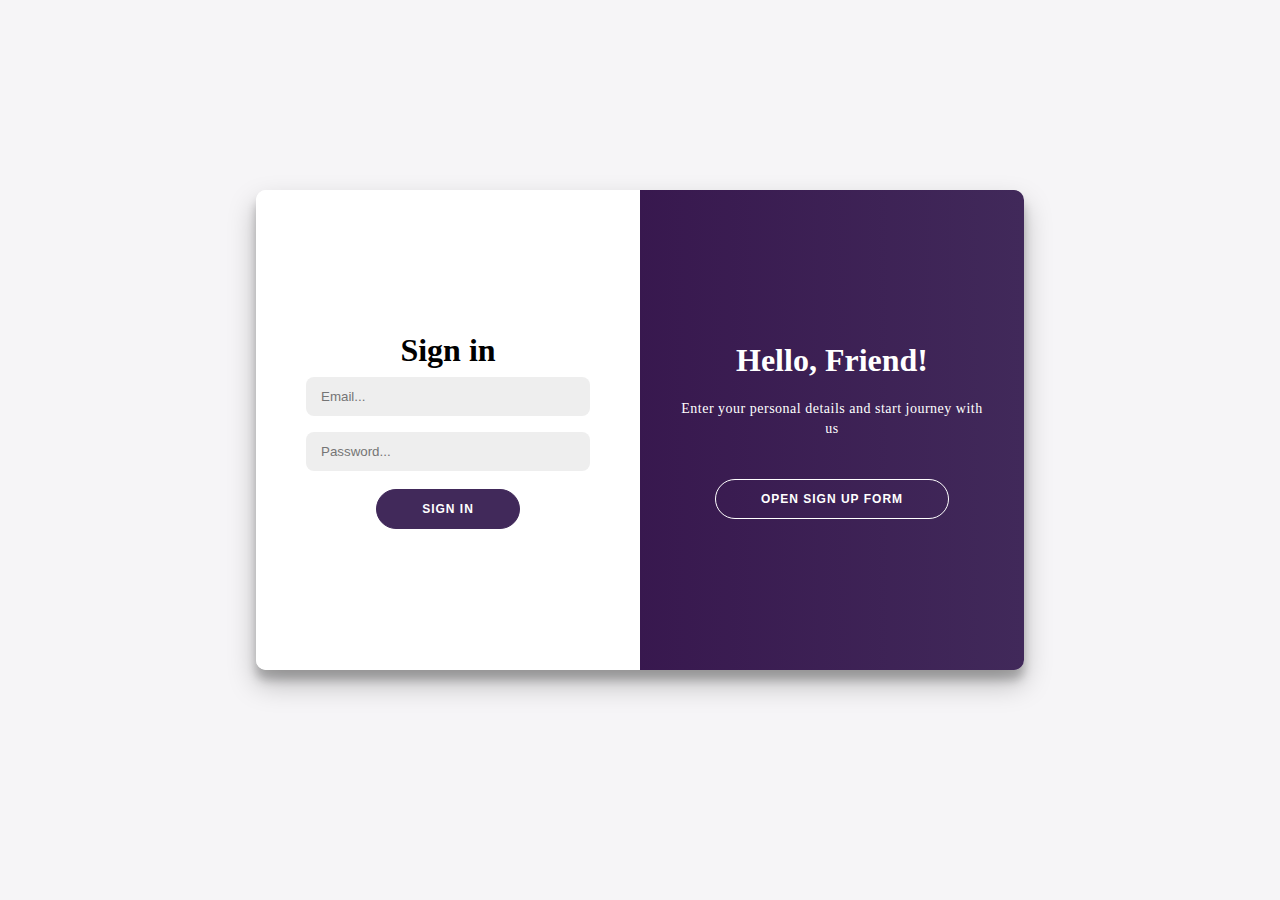
<file: finaluri/index.html>
<!DOCTYPE html>
<html lang="en">
<head>
  <meta charset="UTF-8">
  <meta name="viewport" content="width=device-width, initial-scale=1.0">
  <title>Finaluri</title>

  <head>
    <link rel="stylesheet" href="./index.css">
    <link href="https://fonts.googleapis.com/css?family=Roboto+Slab&display=swap" rel="stylesheet">
  </head>

  <body>
    <div class="container" id="js-container">
        <div class="form-container sign-up-container" tabindex="-1">
          <form class="form js-createAccountForm" id="signUp">
              <h1 class="form-title">Create Account</h1>
              <input class="form-input" type="text" placeholder="Name..." required />
              <input class="form-input" type="email" placeholder="Email..." required/>
              <input 
                class="form-input" 
                type="password" 
                pattern="(?=.*\d)(?=.*[a-z])(?=.*[A-Z]).{8,}" 
                title="Must contain at least one number and one uppercase and lowercase letter, and at least 8 or more characters" 
                placeholder="Password..."
                autocomplete="on" 
                required
              />

              <button 
                type="submit" 
                class="form-button js-signUp" 
                onclick="signUp()"
              >
              Sign Up
              </button>
          </form>
        </div> 

        <div class="form-container sign-in-container" tabindex="-1">
            <form class="form js-signInForm" id="signIn">
                <h1 class="form-title">Sign in</h1>
                <input 
                  class="form-input signInEmail" 
                  type="email" 
                  placeholder="Email..." 
                  required
                />
                <input 
                  class="form-input signInPass" 
                  type="password" 
                  placeholder="Password..." 
                  autocomplete="on" 
                  required
                />
                <span class="errorMessage">Email or Password is incorrect</span>
                <button 
                  type="button" 
                  class="form-button js-signIn" 
                  onclick="signIn()"
                >
                Sign In
                </button>
            </form>
        </div>

        <div class="overlay-container">
            <div class="overlay">
                <div class="overlay-panel overlay-left" tabindex="-1">
                    <h1 class="form-title">Welcome Back!</h1>
                    <p class="form-details">
                      To keep connected with us please login with your personal info
                    </p>
                    <button 
                      type="button" 
                      class="form-button switch-panel" 
                      id="js-openSignIn"
                      >
                      Open Sign In Form
                  </button>
                </div>
                <div class="overlay-panel overlay-right" tabindex="-1">
                    <h1 class="form-title">Hello, Friend!</h1>
                    <p class="form-details">Enter your personal details and start journey with us</p>
                    <button 
                      type="button" 
                      class="form-button switch-panel" 
                      id="js-openSignUp"
                      >
                      Open Sign Up Form
                    </button>
                </div>
            </div>
        </div> 
    </div> 
    <script src="./index.js"></script>
  </body>

</html>
</file>
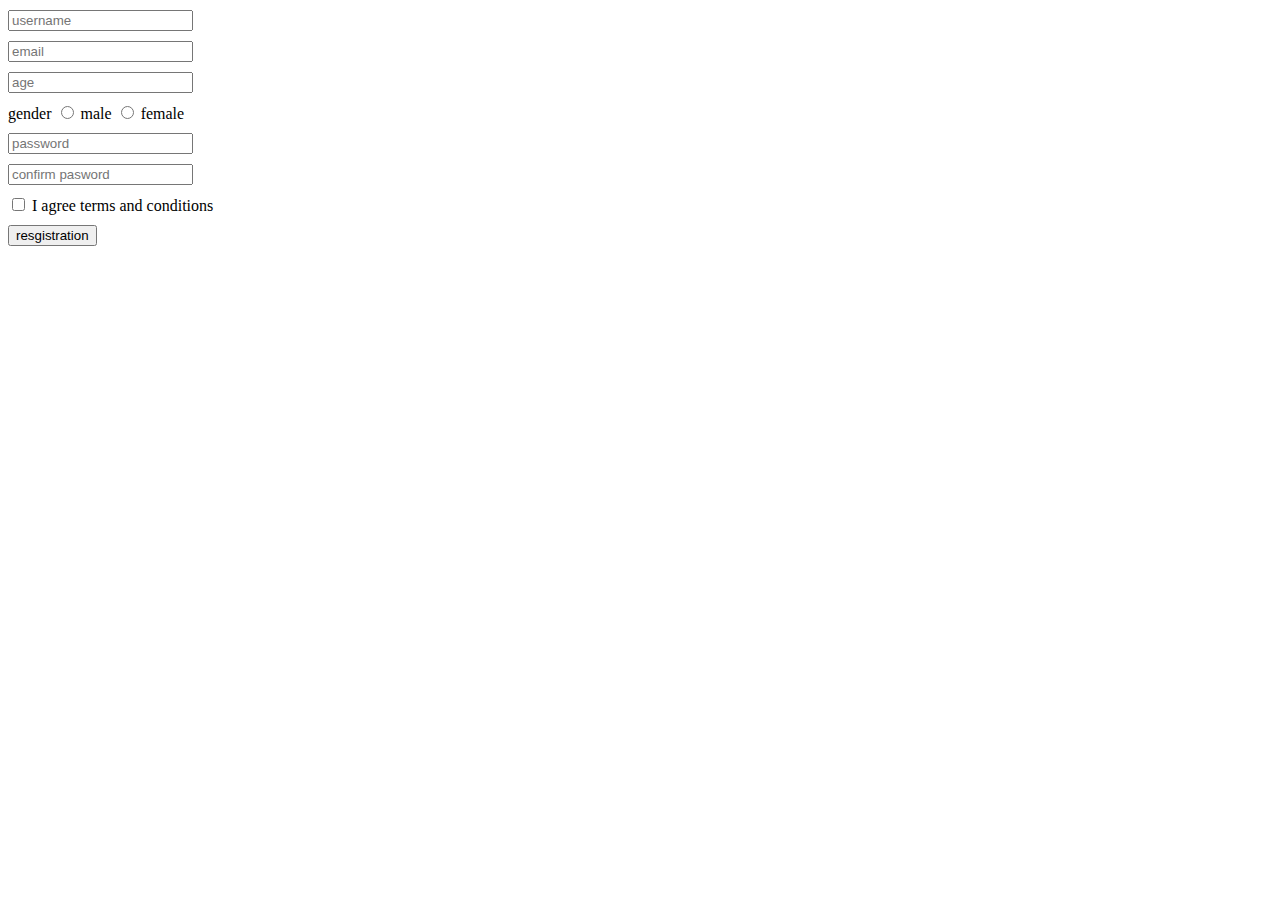
<file: lesson15-1/index.html>
<!DOCTYPE html>
<html lang="en">
<head>
    <meta charset="UTF-8">
    <meta name="viewport" content="width=device-width, initial-scale=1.0">
    <title>Document</title>
    <style>
        div {
            margin: 10px 0;
        }
    </style>
</head>
<body>
    <form id="registration" action="resgistration.php" method="POST">
        <div>
            <input type="text" name="username" placeholder="username">
            <div id="error_username" class="error"></div>
        </div>
        <div>
            <input type="email" name="email" placeholder="email">
             <div id="error_email" class="error"></div>
        </div>
        <div>
            <input type="number" name="age" placeholder="age" max="30">
        </div>
        <div>
            gender
             <label for="">
                 <input type="radio" name="gender" value="male">
                 male
             </label>
             <label for="">
                <input type="radio" name="gender" value="female">
                female
            </label>
        </div>
        <div>
            <input type="password" name="password" placeholder="password">
            <div id="error_password" class="error"></div>
        </div>
        <div>
            <input type="password" name="password2" placeholder="confirm pasword">
            <div id="error_password2" class="error"></div>
        </div>
        <div>
            <label for="">
                <input type="checkbox" name="agree">
                I agree terms and conditions
                <div id="error_agree" class="error"></div>
            </label>
        </div>
        <div>
            <button type="submit">resgistration</button>
        </div>
    </form>

    <script>
        let formSubmit = document.getElementById('registration');
        formSubmit.addEventListener('submit',function (e) {

            //  e.preventDefault();
            let form  = e.target;
            let errors = {};

            let username  =  form.querySelector('[name = "username"]').value;
            if(username.length < 5){
                errors.username = "Min 5 letters"
            }

            let email  =  form.querySelector('[name = "email"]').value;
            if(/^(([^<>()\[\]\\.,;:\s@"]+(\.[^<>()\[\]\\.,;:\s@"]+)*)|(".+"))@((\[[0-9]{1,3}\.[0-9]{1,3}\.[0-9]{1,3}\.[0-9]{1,3}])|(([a-zA-Z\-0-9]+\.)+[a-zA-Z]{2,}))$/.test(email)){
                errors.email = "Invalid Email"
            }

            let password  =  form.querySelector('[name = "password"]').value;
            let password2  =  form.querySelector('[name = "password2"]').value;

            if(password.length < 5) {
                errors.password = "Min 5 letters"
            }

            if(password != password2){
                errors.password = "password does not match"
            }


            let agree  =  form.querySelector('[name = "agree"]').checked;
            if(!agree){
                errors.agree = "You must agree terms and condition"
            }

            form.querySelectorAll('.error').forEach(item => {
                item.textContent = '';
            });


            for(let name in errors ){
                let errorText = document.getElementById('error_' + name);
                if(errorText){
                    errorText.textContent = errors [name];
                }
                form.querySelector('[name= "' + name + '"]').classList.add('error');
            }

            form.submit();


            console.log(errors)
        })
    </script>
</body>
</html>
</file>
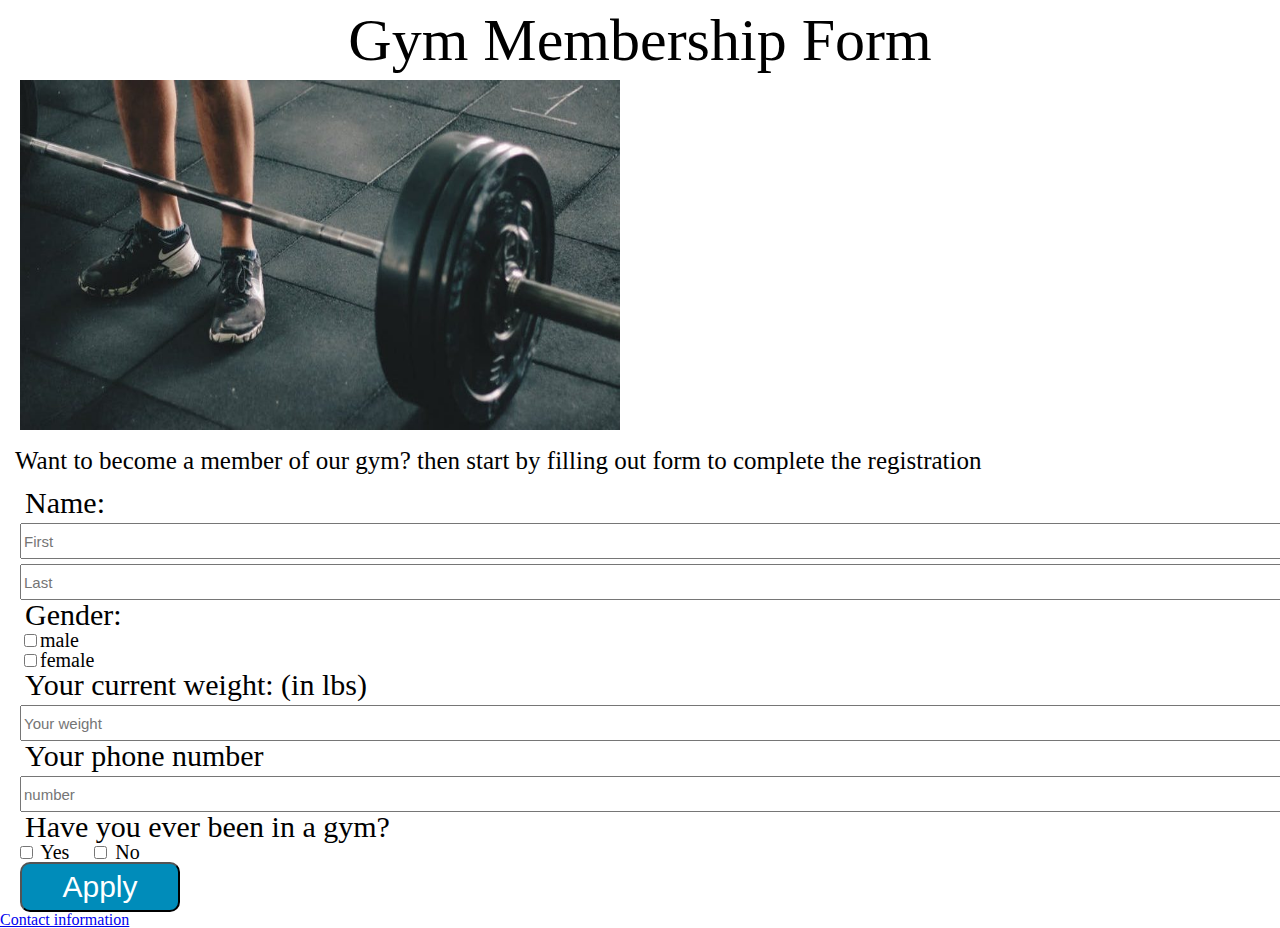
<file: work#1/index.html>
<!---
	ცოტა რაღაცეები შევცვალე, მაგრამ რაც მოთხოვნილი იყო ყველაფერი შევასრულე. იმედია ამაზე ქულები არ დამაკლდება დდ
--->
<!DOCTYPE html>
<html>
  <head>
    <link rel="stylesheet" href="css/reset.css" />
    <link rel="stylesheet" href="css/styling.css" />
  </head>
  <body style="overflow-y: scroll">
    <h1 class="title">Gym Membership Form</h1>
    <img class="image" src="./assets/image04.jpeg" />
    <p class="text">
      Want to become a member of our gym? then start by filling out form to
      complete the registration
    </p>
    <p class="Name">Name:</p>

    <input class="textInput" placeholder="First" type="text" />
    <input class="textInput" placeholder="Last" type="text" />
    <p class="Name">Gender:</p>
    <div class="div">
      <label class="checkbox">
        <input type="checkbox" class="chechbox" />male
      </label>
    </div>
    <div class="div">
      <label class="checkbox">
        <input type="checkbox" class="checkbox" />female
      </label>
    </div>
    <p class="Name">Your current weight: (in lbs)</p>
    <input class="textInput" placeholder="Your weight" type="text" />
    <p class="Name">Your phone number</p>
    <input class="textInput" placeholder="number" type="text" />
    <p class="Name">Have you ever been in a gym?</p>

    <label class="checkbox">
      <input type="checkbox" class="GymCheckbox" /> Yes
    </label>

    <label class="checkbox">
      <input type="checkbox" class="GymCheckbox" /> No
    </label>
    <div>
      <button class="button">
        <p class="buttonText">Apply</p>
      </button>
    </div>
    <li><a href="contact.html">Contact information</a></li>
  </body>
</html>
</file>
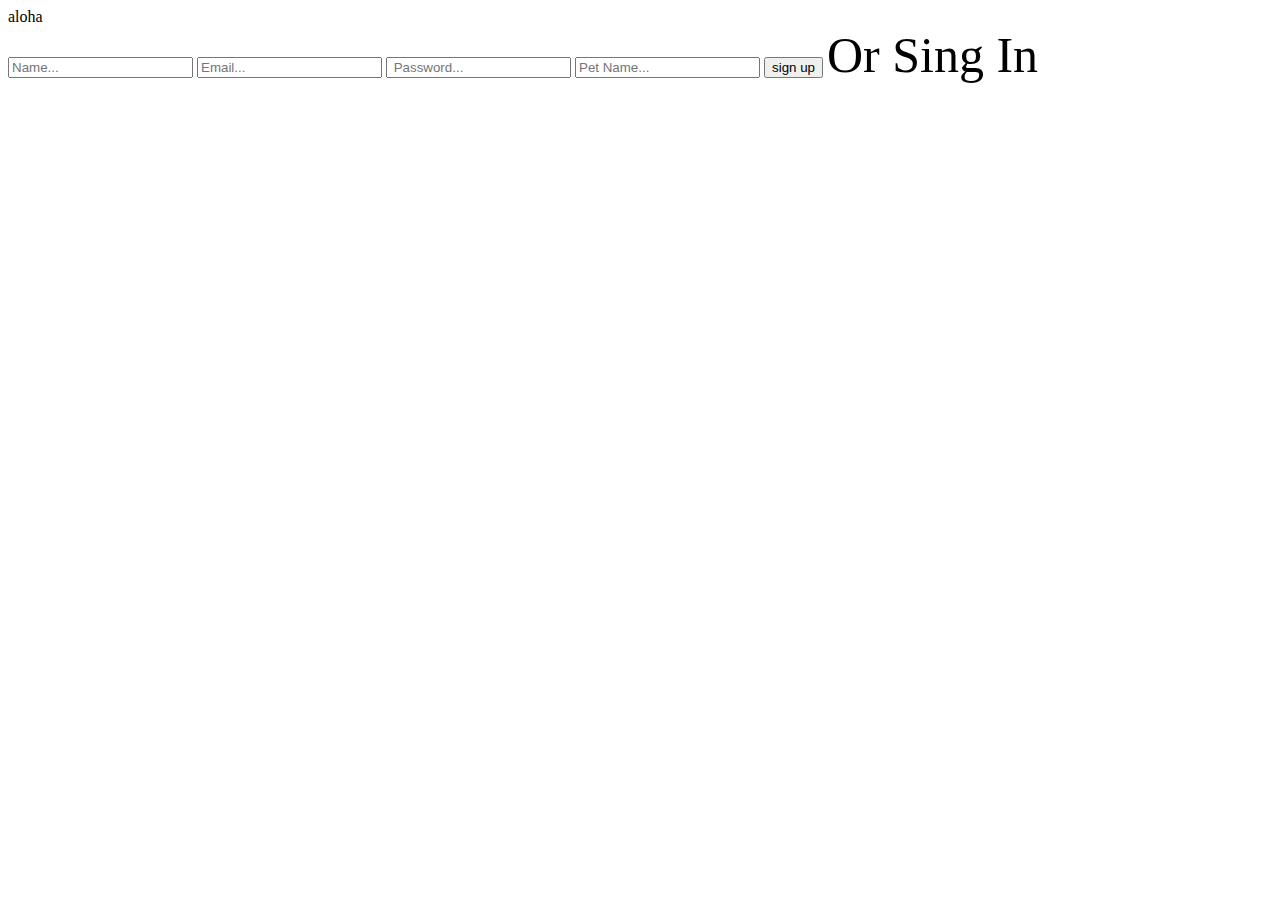
<file: ehh/request.html>
<!doctype html>

<html lang="en">
<head>
<title>this is a title</title>
</head>

<body>
 <div id="js-container">
     <a >aloha </a>
     <form class="form js-createAccountForm" id="signUp"> 
     <input id='Name'  type="text" placeholder="Name..." required />
     <input id='Email' type="email" placeholder="Email..." required/>
     <input id='Password'  type="Password" placeholder=" Password..." required/>
     <input id='Pet'  type="Pet" placeholder="Pet Name..." required/>
     <Button      
      type="submit" 
     class="form-button js-signUp" 
     onclick="signUp()">sign up</Button>
     <a style="font-size:50px">Or Sing In</a>
 </div>
 <script src="./upload.js"></script>
</body>
</html>
</file>
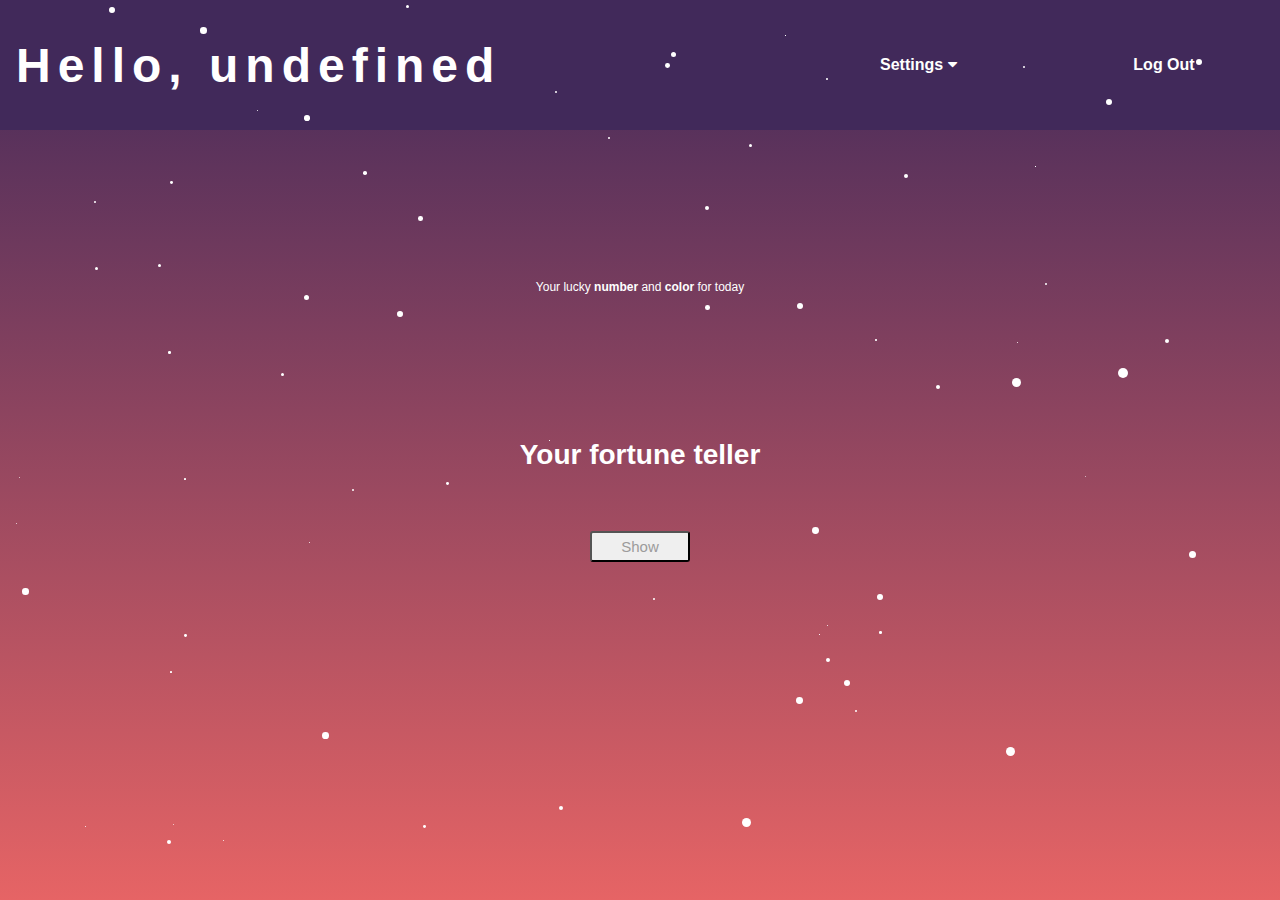
<file: finaluri/main.html>
<!DOCTYPE html>
<html lang="en">
<head>
  <meta charset="UTF-8">
  <meta name="viewport" content="width=device-width, initial-scale=1.0">
  <link rel="stylesheet" href="https://cdnjs.cloudflare.com/ajax/libs/font-awesome/4.7.0/css/font-awesome.min.css">
  <link rel="stylesheet" href="./main.css">
  <link rel="stylesheet" href="./lucky.css">
  <title>Document</title>
</head>
<body>
  <header id="header">
    <div class="welcome" id="welcome"></div>
    <nav id="nav">
      <ul>
        <li>
          <div class="dropdown">
            <p>
              <span>Settings</span>
              <span>
                <i class="fa fa-caret-down"></i>
              </span>
            </p>
            <div class="dropdown-content">
              <a href="#" onclick="deactivate()">Deactivate Account</a>
            </div>
          </div>
        </li>
        <li class="dropBtn" onclick="logOut()">
          Log Out
        </li>
      </ul>
    </nav>
  </header>

  <section>
    <div class="container" id="box">
      <h3>Your fortune teller</h3>
      <div><button id="resultBtn" onclick="showMyLuck()">Show</button></div>
      <p id="content"></p>
      <p id="text">Your lucky <strong>number</strong> and <strong>color</strong> for today</p>
      <p><div id="luckySign"></div></p>
    </div>
  </section>


  <script>
    const user = localStorage.user
    document.getElementById('welcome').innerHTML=`Hello, ${user}`

    const logOut = () => {
      window.location.replace('./index.html')
    }

    const deactivate = () => {
      window.location.replace('./index.html')
      localStorage.clear()
    }


    // Lucky Content

    window.addEventListener('load', () => {
      let box = document.getElementById('box');

      for(i=0; i < 8; i++) {
          let size = (Math.random()*10).toFixed(2);
          let left = Math.floor((Math.random()*1200));
          let top = Math.floor((Math.random()*850));

          let stars = document.createElement('div');
          stars.setAttribute('class','stars');
          stars.setAttribute('style',`width:${size}px; height:${size}px; left:${left}px; top:${top}px;`);
          box.appendChild(stars);
      }

      for(i=0; i < 10; i++) {
          let size = (Math.random()*10).toFixed(2);
          let left = Math.floor((Math.random()*1200));
          let top = Math.floor((Math.random()*850));

          let stars = document.createElement('div');
          stars.setAttribute('class','stars1');
          stars.setAttribute('style',`width:${size}px; height:${size}px; left:${left}px; top:${top}px;`);
          box.appendChild(stars);
      }

      for(i=0; i < 50; i++) {
          let size = (Math.random()*7).toFixed(2);
          let left = Math.floor((Math.random()*1200));
          let top = Math.floor((Math.random()*850));

          let stars = document.createElement('div');
          stars.setAttribute('class','stars2');
          stars.setAttribute('style',`width:${size}px; height:${size}px; left:${left}px; top:${top}px;`);
          box.appendChild(stars);
      }
  });


  let fortunesList = null;

  let fortunes = new XMLHttpRequest;
  let dbURL = "https://my-json-server.typicode.com/taekimlux/fortune_cookies/db";
  fortunes.open('GET', dbURL);
  fortunes.send();
  fortunes.addEventListener("readystatechange", function() {
      if(this.readyState === 4) {
          fortunesList = JSON.parse(fortunes.responseText);
          console.log(fortunesList, 'fortunesList')
      }
  });

  const showMyLuck = () => {
      let luckyContent = document.getElementById('content');
      let luckyColor = document.getElementById('luckySign');

      let selectContentNr = Math.floor(Math.random()*100);
      let selectColorNr = Math.floor(Math.random()*50);
      let selectNumberNr = Math.floor(Math.random()*10);

      if(fortunesList!=null) {
          luckyContent.innerHTML = fortunesList.content[selectContentNr];
          luckyColor.innerHTML = fortunesList.number[selectNumberNr];
          luckyColor.style.background = `radial-gradient(circle, white,${fortunesList.color[selectColorNr]}`;
      }

      // css animation event
      luckyContent.setAttribute('class','animated');
      setTimeout(function(){
          luckyContent.classList.remove('animated');
      }, 1000);

  }

  </script>
</body>
</html>
</file>
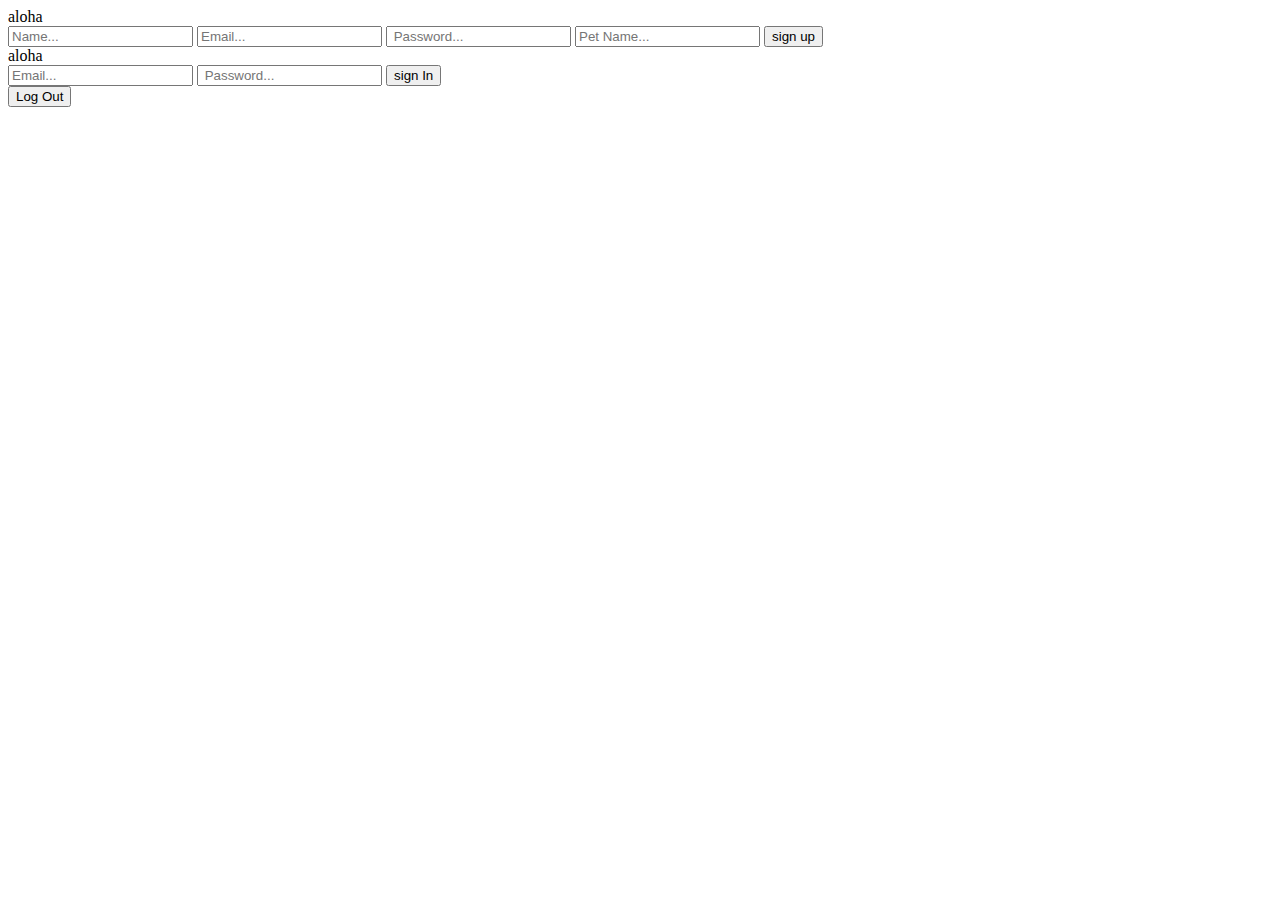
<file: request/request.html>
<!doctype html>

<html lang="en">
<head>
<title>this is a title</title>
</head>

<body>  

 <div id="js-container">
    <div class="form-container sign-up-container" tabindex="-1">
     <a >aloha </a>
     <form class="form js-createAccountForm" id="signUp"> 
     <input id='Name'  type="text" placeholder="Name..."  />
     <input id='Email' type="email" placeholder="Email..." />
     <input id='Password'  type="Password" placeholder=" Password..." />
     <input id='Pet'  type="Pet" placeholder="Pet Name..." />
     <Button      
      type="submit" 
      class="form-button js-signUp" 
     onclick="signUp()">sign up</Button>

     </form>
     </div>
 </div>
 <div id="js-container">
    <div class="form-container sign-up-container" tabindex="-1">
     <a >aloha </a>
     <form class="form js-createAccountForm" id="signUp"> 

     <input id='EmailSignIn' type="email" placeholder="Email..." required/>
     <input id='PasswordSignIn'  type="Password" placeholder=" Password..." required/>

     <Button      
      type="submit" 
      class="form-button js-signUp" 
     onclick="signIn()">sign In</Button>

    </a>
     </form>

     </div>

 </div>
 <a>
     <button onclick="signOut()">Log Out</button>
 </a>
 <script src="./upload.js"></script>
</body>
</html>
</file>
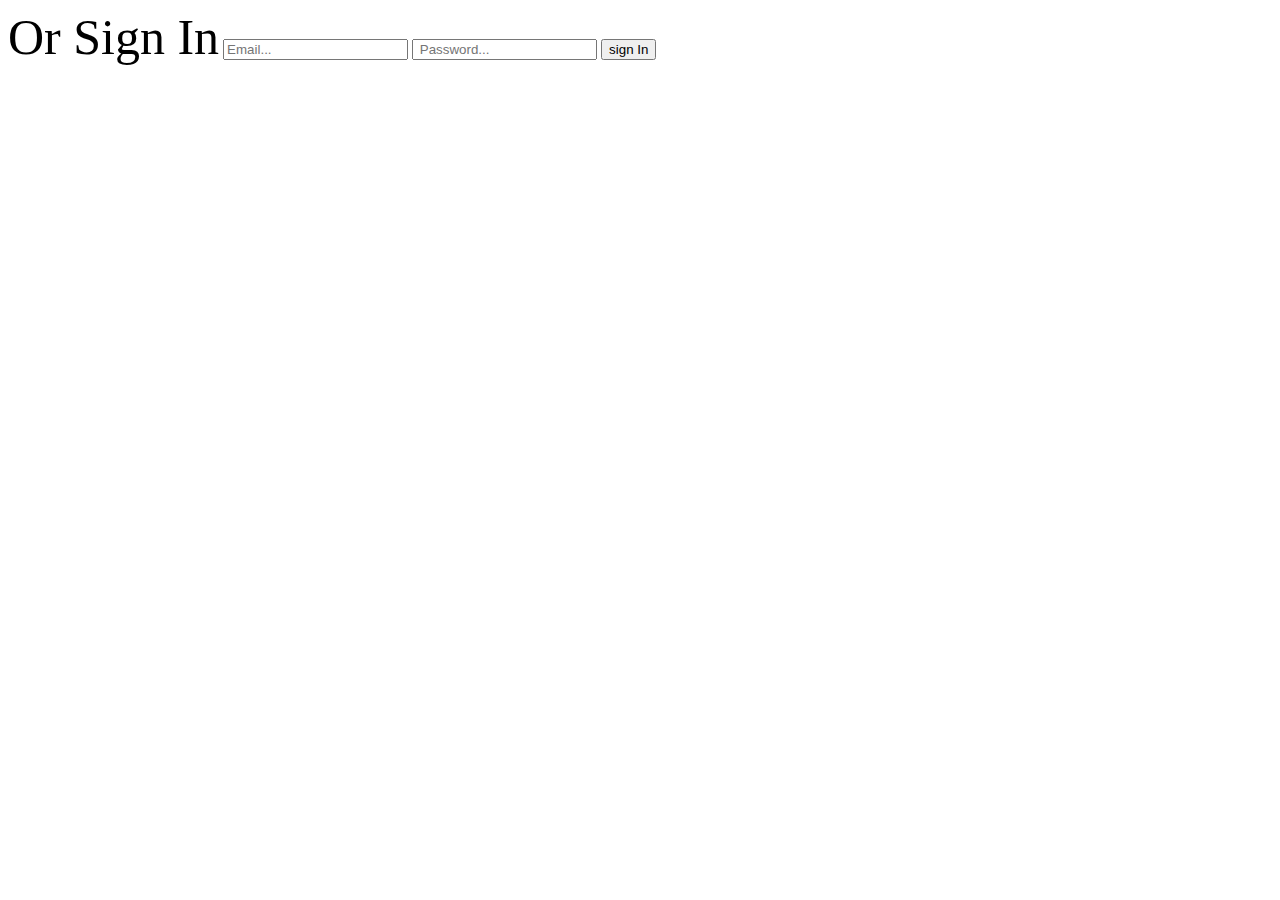
<file: request/sign.html>
<!doctype html>

<html lang="en">  
<head>
<title>this is a title</title>
</head>

<body>
    <div>
        <form class="form js-createAccountForm" id="signIn">
     <a style="font-size:50px">Or Sign In</a>
     <input id='signInEmail' type="email" placeholder="Email..." required/>
     <input id='signInPassword'  type="Password" placeholder=" Password..." required/>
    <Button      
     type="submit"  onclick="signIn()">sign In</Button>
    </div>
 </div>
 <script src="./upload.js"></script>
</body>
</html>
</file>
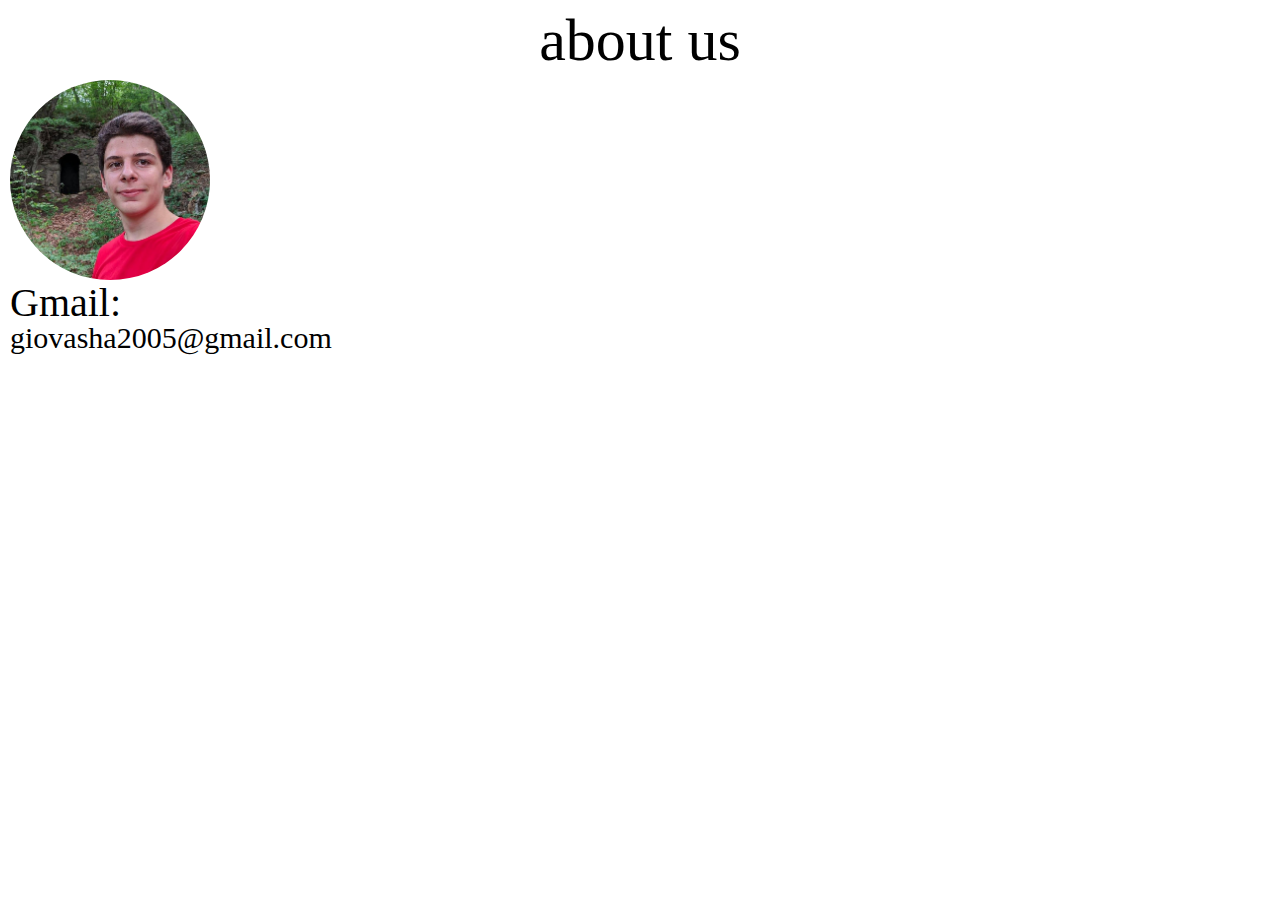
<file: work#1/contact.html>
<!DOCTYPE html>
<html lang="en">
  <head>
    <link rel="stylesheet" href="css/reset.css">
    <link rel="stylesheet" href="css/styling.css">
    
    
  </head>
  <body>
	<h1 class="title">about us</h1>
    <img class="profile" src="./assets/ME.jpg">
    <p style="font-size: 40px; margin-left: 10px;">Gmail:</p>
    <p style="font-size: 30px; margin-left: 10px;">giovasha2005@gmail.com</p>
  </body>
</html>
</file>
<file: finaluri/index.css>
* {
  box-sizing: border-box;
}

html, body {
  margin: 0;
  height: 100%;
}

body {
  overflow-x: hidden;
  -moz-osx-font-smoothing: grayscale;
  -webkit-font-smoothing: antialiased;
	background: #f6f5f7;
	display: flex;
	justify-content: center;
	align-items: center;
	flex-direction: column;
	height: 100vh;
	margin: -20px 0 50px;
}

.form-title {
	font-weight: bold;
	margin: 0;
}

.form-details {
	font-size: 14px;
	font-weight: 100;
	line-height: 20px;
	letter-spacing: 0.5px;
	margin: 20px 0 30px;
}

.form-button {
  margin-top: 10px;
  border-radius: 20px;
  border: 1px solid #41295a;
  background-color: #41295a;
  color: #ffffff;
  font-size: 12px;
  font-weight: bold;
  padding: 12px 45px;
  letter-spacing: 1px;
  text-transform: uppercase;
  transition: transform 80ms ease-in;
}

.form-button:active {
  transform: scale(0.95);
}

*:focus {
  outline: none;
  box-shadow: 0 0 0 4px #41295a;
}

input {
  border-radius: 8px;
}

input.error {
  border: 2px solid red;
}

.form-button.switch-panel {
  background-color: transparent;
  border-color: #ffffff;
}

.form {
  background-color: #ffffff;
  display: flex;
  align-items: center;
  justify-content: center;
  flex-direction: column;
  padding: 0 50px;
  height: 100%;
  text-align: center;
}

.form-input {
  background-color: #eee;
  border: none;
  padding: 12px 15px;
  margin: 8px 0;
  width: 100%;
}

.container {
  background-color: #ffffff;
  border-radius: 10px;
  box-shadow: 0 14px 28px rgba(0, 0, 0, 0.25), 0 10px 10px rgba(0, 0, 0, 0.22);
  position: relative;
  overflow: hidden;
  width: 768px;
  max-width: 100%;
  min-height: 480px;
}

.form-container {
  position: absolute;
  top: 0;
  height: 100%;
  transition: all 0.6s ease-in-out;
}

.sign-in-container {
  left: 0;
  width: 50%;
  z-index: 2;
}

.sign-up-container {
  left: 0;
  width: 50%;
  opacity: 0;
  z-index: 1;
}

.container.js-right-panel-active .sign-in-container {
  transform: translateX(100%);
}

.container.js-right-panel-active .sign-up-container {
  transform: translateX(100%);
  opacity: 1;
  z-index: 5;
  animation: show 0.6s;
}

@keyframes show {
  0%,
  49.99% {
      opacity: 0;
      z-index: 1;
  }

  50%,
  100% {
      opacity: 1;
      z-index: 5;
  }
}

.overlay-container {
  position: absolute;
  top: 0;
  left: 50%;
  width: 50%;
  height: 100%;
  overflow: hidden;
  transition: transform 0.6s ease-in-out;
  z-index: 100;
}

.container.js-right-panel-active .overlay-container {
  transform: translateX(-100%);
}

.overlay {
  background: #41295a;  /* fallback for old browsers */
  background: -webkit-linear-gradient(to right, #2F0743, #41295a);  /* Chrome 10-25, Safari 5.1-6 */
  background: linear-gradient(to right, #2F0743, #41295a); /* W3C, IE 10+/ Edge, Firefox 16+, Chrome 26+, Opera 12+, Safari 7+ */
  background-repeat: no-repeat;
  background-size: cover;
  background-position: 0 0;
  color: #ffffff;
  position: relative;
  left: -100%;
  height: 100%;
  width: 200%;
  transform: translateX(0);
  transition: transform 0.6s ease-in-out;
}

.container.js-right-panel-active .overlay {
  transform: translateX(50%);
}

.overlay-panel {
  position: absolute;
  display: flex;
  align-items: center;
  justify-content: center;
  flex-direction: column;
  padding: 0 40px;
  text-align: center;
  top: 0;
  height: 100%;
  width: 50%;
  transform: translateX(0);
  transition: transform 0.6s ease-in-out;
}

.overlay-left {
  transform: translateX(-20%);
}

.container.js-right-panel-active .overlay-left {
  transform: translateX(0);
}

.overlay-right {
  right: 0;
  transform: translateX(0);
}

.container.js-right-panel-active .overlay-right {
  transform: translateX(20%);
}

.errorMessage {
  display: none;
}

.errorMessage.active {
  display: block;
  color: red;
  font-size: 12px;
}
</file>
<file: work#1/css/styling.css>
.title {
   font-size: 60px;
   margin: 10px;
   text-align: center;
 
}
.image{
    width: 600px;
    height: 350px;
    margin-left: 20px;
   
}
.text{
    font-size: 25px;
    margin:15px
}
.Name{
    font-size: 30px;
    margin-left: 25px;
}
.textInput{
    width:1400px;
    height:30px;
    font-size: 15px;
    margin-left: 20px;
    margin-top: 5px;
}
.container{
    width:200px;
    height: 20px;

}
.div{
    margin-left: 20px;
}
.checkbox{
   
    font-size: 20px;

}
.GymCheckbox{
    margin-left: 20px;
}
.button{
    width:160px;
    height:50px;
    border-radius: 10px;
    margin-left: 20px;
    background-color: #008CBA;
}
.buttonText{
    font-size: 30px;
    color: white

}
.profile{
    width: 200px;
    height: 200px;
    border-radius: 100px;
    margin-left: 10px;
}
</file>
<file: finaluri/main.css>
* {
  box-sizing: border-box;
  margin: 0;
  padding: 0;
}

html,
body {
  font-family: "Raleway", sans-serif;
  min-height: 100vh;
  width: 100%;
  overflow-x: hidden;
  background-color: #f7f7ff;
}

header {
  height: 130px;
  padding: 0 1rem;
  display: flex;
  justify-content: space-between;
  align-items: center;
  position: fixed;
  left: 0;
  top: 0;
  width: 100%;
  background-color: #41295a;
}

.welcome {
  font-size: 3rem;
  font-weight: 900;
  letter-spacing: 7px;
  color: #fff;
  transition: 0.3s font-size ease;
}


ul {
  display: flex;
  justify-content: flex-start;
  align-content: center;
}

li {
  height: 100%;
  background-color: transparent;
  color: #fff;
  list-style-type: none;
  text-align: center;
  line-height: 30px;
  font-size: 12px;
  font-weight: 600;
  cursor: pointer;
  width: 200px;
  font-size: 16px;
}

li a {
  text-decoration: none;
  color: inherit;
  font-size: 12px;
  width: 95px;
}


/* dropdown */


.dropdown {
  float: left;
  overflow: hidden;
  text-align: center;
  padding: 0px 30px;
}

.dropdown, .dropBtn {
  font-size: 16px;  
  border: none;
  outline: none;
  color: white;
  padding: 16px 16px;
  background-color: inherit;
  font-family: inherit;
  margin: 0;
}

.dropdown-content {
  display: none;
  position: absolute;
  background-color: #f9f9f9;
  box-shadow: 0px 8px 16px 0px rgba(0,0,0,0.2);
  z-index: 1;
  border-radius: 0px 0px 5px 5px;
}

.dropdown-content a {
  float: none;
  color: black;
  padding: 10px 16px;
  font-size: 14px;  
  text-decoration: none;
  display: block;
  text-align: left;
}

.dropdown-content a:hover {
  background-color: #41295a;
  color: #fff;
}

.dropdown:hover .dropdown-content {
  display: block;
}
</file>
<file: finaluri/lucky.css>
.container {
  margin: 50px auto 0;
  text-align: center;
  display: flex;
  flex-direction: column;
  justify-content: center;
  align-items: center;
  min-height: 100vh;
  padding: 0;
  margin:0;
  background-image: linear-gradient(#41295a,#e66465);
  background-size: cover;
}

h3 {
  font-size: 28px;
  margin-top: 100px;
  color: #fff;
  font-family: 'Raleway', Sans-Serif;
}

button {
  font-family: 'Raleway', Sans-Serif;
  width: 100px;
  font-size: 15px;
  padding: 5px 10px;
  margin-top: 60px;
  border-radius: 3px;
  color: rgb(156, 155, 155);
  position: relative;
  outline-color: #41295a;
}

button:hover {
  transform: scale(1.03);
  color: rgb(76, 75, 75);    
}

p#content{
  color: #e8e8e8;
  font-family: 'Vollkorn', Serif;
  font-size: 24px;
  padding: 5px 2px;
  position: absolute;
  top: 170px;
}

.animated{
  animation: showing 1s ease-in;
}

@keyframes showing {
    from {
        top:130px;
        opacity: 0.1;
      }
    to {
        top: 170px;
        opacity: 1;
      }
}

p#text {
  color: #fff;
  font-family: 'Raleway', Sans-Serif;
  font-size: 12px; 
  position: absolute;
  top: 280px;   
}

#luckySign {
  width: 120px;
  height: 120px;
  line-height: 120px; 
  border-radius: 50%;
  border: 2px solid transparent;
  font-family: 'Vollkorn', Serif;
  font-size: 20px;
  margin: 0 auto;
  color:rgb(76, 75, 75);
  position: absolute;
  top: 320px;

}

/* background */

.stars {
  position: absolute;
  border-radius: 50%;
  background-color: #fff;
  animation: shine 2s infinite;
}

@keyframes shine {
  30% {
    opacity: 1;
    transition-property: left, top, opacity;
    transition-duration: 0.7s, 0.7s, 0.15s;
    transition-timing-function: ease;
  }
  100% {
    opacity: 0.1;
    transition-property: left, top, opacity;
  }
}


.stars1 {
  position: absolute;
  border-radius: 50%;
  background-color:#fff;
}

.stars2 {
  position: absolute;
  border-radius: 50%;
  background-color:#fff;
  animation: shine2 5s infinite;
}

@keyframes shine2 {
  100% {
    opacity: 1;
    transition-property: left, top, opacity;
    transition-duration: 1.7s, 2.7s, 4.15s;
    transition-timing-function: ease;
    }

  30% {
    opacity: 0.3;
    transition-property: left, top, opacity;
  }
}
</file>
